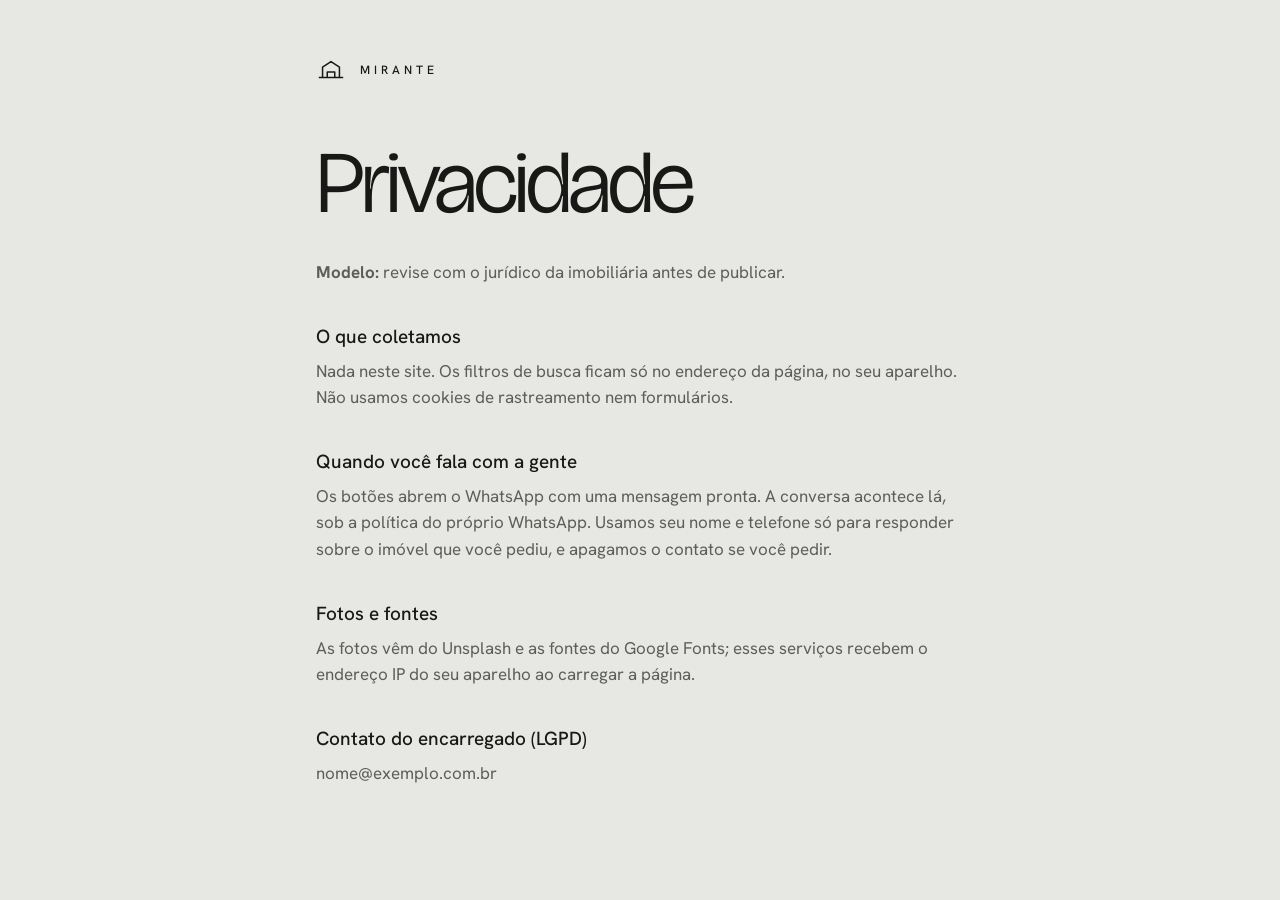
<file: privacidade.html>
<!doctype html>
<html lang="pt-BR">
<head>
  <meta charset="utf-8">
  <meta name="viewport" content="width=device-width, initial-scale=1, viewport-fit=cover">
  <title>Privacidade · Mirante Imóveis</title>
  <meta name="theme-color" content="#d9d8d3">
  <link rel="icon" href="icone.svg" type="image/svg+xml">
  <link rel="stylesheet" href="estilo.css">
  <style>
    .texto { max-width: 68ch; margin: 0 auto; padding: 48px 16px 96px; }
    .texto h1 { font: 300 clamp(44px, 7vw, 88px)/.98 var(--f-titulo); font-variation-settings: var(--titulo-var); letter-spacing: -0.045em; margin: 48px 0 32px; }
    .texto h2 { font: 500 19px/1.3 var(--f-texto); margin: 40px 0 8px; }
    .texto p { color: var(--muted); text-wrap: pretty; }
  </style>
</head>
<body>
  <main class="texto">
    <a class="marca" href="./"><svg viewBox="0 0 32 32" aria-hidden="true"><path d="M3 24h26M7 24V13l9-6 9 6v11M12 24v-6h8v6" fill="none" stroke="currentColor" stroke-width="1.6" stroke-linejoin="round"/></svg><span>Mirante</span></a>
    <h1>Privacidade</h1>
    <p><strong>Modelo:</strong> revise com o jurídico da imobiliária antes de publicar.</p>
    <h2>O que coletamos</h2>
    <p>Nada neste site. Os filtros de busca ficam só no endereço da página, no seu aparelho. Não usamos cookies de rastreamento nem formulários.</p>
    <h2>Quando você fala com a gente</h2>
    <p>Os botões abrem o WhatsApp com uma mensagem pronta. A conversa acontece lá, sob a política do próprio WhatsApp. Usamos seu nome e telefone só para responder sobre o imóvel que você pediu, e apagamos o contato se você pedir.</p>
    <h2>Fotos e fontes</h2>
    <p>As fotos vêm do Unsplash e as fontes do Google Fonts; esses serviços recebem o endereço IP do seu aparelho ao carregar a página.</p>
    <h2>Contato do encarregado (LGPD)</h2>
    <p>nome@exemplo.com.br</p>
  </main>
</body>
</html>
</file>
<file: estilo.css>
/* Mirante — template de imobiliária de alto padrão. Paleta Concreto: concreto aparente e cobre oxidado.
   Cor, fonte, raio e movimento só por variável. */

@font-face {
  font-family: 'Bricolage Grotesque';
  src: url('fontes/bricolage-grotesque.woff2') format('woff2');
  font-weight: 300 500; font-display: swap; /* recortada: largura 100, peso 300–500, opsz 24–96 */
}
@font-face {
  font-family: 'Hanken Grotesk';
  src: url('fontes/hanken-grotesk.woff2') format('woff2');
  font-weight: 100 900; font-display: swap;
}

:root {
  --bg: #e7e7e3;
  --surface: #f4f4f1;
  --surface-2: #ebebe7;
  --line: #cfcfc9;
  --text: #181917;
  --muted: #5c5e59;
  --accent: #8c4a2b;
  --accent-ink: #fbf7f3;
  --accent-soft: rgb(140 74 43 / .12);
  --escuro: #1d1d1b;
  --escuro-ink: #f4f3ef;

  /* sobre a foto */
  --sobre-foto: #f7f5f0;
  --sobre-foto-acento: #f6cfae;
  --vidro: rgb(244 244 241 / .78);
  --vidro-borda: rgb(255 255 255 / .55);
  --vidro-escuro: rgb(29 29 27 / .78);

  --f-titulo: 'Bricolage Grotesque', system-ui, sans-serif;
  --f-texto: 'Hanken Grotesk', system-ui, sans-serif;
  --titulo-var: 'opsz' 96, 'wdth' 100;

  --r-moldura: 32px;
  --r-painel: 24px;
  --r-foto: 16px;
  --r-pilula: 999px;

  --btn-h: 48px;
  --btn-px: 22px;
  --btn-fs: 15px;

  --sombra: 0 24px 48px -28px rgb(30 25 20 / .35), 0 2px 6px -2px rgb(30 25 20 / .12);
  --sombra-forte: 0 40px 80px -40px rgb(30 25 20 / .55), 0 4px 12px -4px rgb(30 25 20 / .18);
  --curva: cubic-bezier(.16, 1, .3, 1);
  --t-rapido: 160ms;
  --t-medio: 420ms;

  --gutter: clamp(16px, 4vw, 48px);
  color-scheme: light;
}

/* ---------- base ---------- */
*, *::before, *::after { box-sizing: border-box; }
[hidden] { display: none !important; }
html { -webkit-text-size-adjust: 100%; scroll-behavior: smooth; }
body {
  margin: 0; background: var(--bg); color: var(--text);
  font: 400 17px/1.55 var(--f-texto);
  -webkit-font-smoothing: antialiased; caret-color: var(--accent);
}
::selection { background: var(--accent); color: var(--accent-ink); }
:focus-visible { outline: 2px solid var(--accent); outline-offset: 3px; border-radius: 6px; }
img { display: block; max-width: 100%; }
a { color: inherit; }
h1, h2, h3, p, dl, dd, ul { margin: 0; }
ul { padding: 0; list-style: none; }
button { font: inherit; color: inherit; }
svg { display: block; }
.tab { font-variant-numeric: tabular-nums; }
.pular {
  position: absolute; left: 16px; top: 16px; z-index: 30; transform: translateY(-200%);
  background: var(--accent); color: var(--accent-ink); padding: 10px 16px; border-radius: var(--r-pilula);
  text-decoration: none; font-weight: 600; transition: transform var(--t-rapido) var(--curva);
}
.pular:focus { transform: none; }
.sobre { font-size: 12px; letter-spacing: .24em; text-transform: uppercase; }
.sobre-escuro { color: var(--muted); margin-bottom: 12px; }

/* ---------- botões: um tamanho só ---------- */
.btn {
  display: inline-flex; align-items: center; justify-content: center; gap: 12px;
  height: var(--btn-h); padding: 0 var(--btn-px);
  border-radius: var(--r-pilula); border: 1px solid transparent;
  font: 500 var(--btn-fs)/1 var(--f-texto); text-decoration: none; white-space: nowrap; cursor: pointer;
  transition: transform var(--t-rapido) var(--curva), box-shadow var(--t-rapido) var(--curva), background-color var(--t-rapido) var(--curva);
}
.btn:hover { transform: translateY(-2px); box-shadow: var(--sombra); }
.btn:active { transform: translateY(0) scale(.97); box-shadow: none; transition-duration: 60ms; }
.btn-escuro { background: var(--escuro); color: var(--escuro-ink); }
.btn-seta { padding-right: 5px; }
.seta {
  display: grid; place-items: center; width: 38px; height: 38px; border-radius: 50%;
  background: var(--escuro-ink); color: var(--escuro);
}
.seta svg { width: 18px; height: 18px; transition: transform var(--t-medio) var(--curva); }
.btn:hover .seta svg { transform: translateX(2px); }
.link {
  background: none; border: 0; padding: 0; color: var(--text); cursor: pointer;
  text-decoration: underline; text-underline-offset: 3px; text-decoration-color: var(--accent);
}
.redondo {
  display: grid; place-items: center; width: var(--btn-h); height: var(--btn-h); flex: none;
  border-radius: 50%; border: 1px solid var(--vidro-borda); cursor: pointer; text-decoration: none;
  background: rgb(255 255 255 / .2); color: var(--sobre-foto);
  backdrop-filter: blur(12px); -webkit-backdrop-filter: blur(12px);
  transition: transform var(--t-rapido) var(--curva), background-color var(--t-rapido) var(--curva);
}
.redondo svg { width: 20px; height: 20px; }
.redondo:hover { transform: translateY(-2px); }
.redondo:active { transform: scale(.94); }
.redondo-claro { background: var(--surface-2); color: var(--text); border-color: transparent; backdrop-filter: none; }
.redondo-escuro { background: var(--escuro); color: var(--escuro-ink); border-color: transparent; backdrop-filter: none; }

/* ---------- abertura (segue a referência à risca) ---------- */
.abertura {
  position: relative; isolation: isolate; overflow: hidden;
  padding: 0;
}

.moldura {
  position: relative; isolation: isolate; overflow: hidden;
  height: 100svh; min-height: 640px;
  border-radius: 0;
  background: #e9e5dd; color: var(--text);
  display: grid; grid-template-columns: minmax(0, 1fr); grid-template-rows: auto 1fr;
  padding: 20px clamp(20px, 2.4vw, 40px) 0;
}
.vista-img, .vista-gl {
  position: absolute; inset: 0; width: 100%; height: 100%; z-index: -2; object-fit: cover;
  transition: opacity 700ms var(--curva);
}
.vista-img.sai { opacity: 0; }
.vista-gl { opacity: 0; }
.gl .vista-gl { opacity: 1; }
/* lavagem creme: o texto escuro lê bem no alto e à esquerda, a paisagem respira à direita */
.veu {
  position: absolute; inset: 0; z-index: -1; pointer-events: none;
  background:
    linear-gradient(90deg, rgb(238 233 224 / .94) 0%, rgb(238 233 224 / .8) 26%, rgb(238 233 224 / .3) 46%, rgb(238 233 224 / 0) 62%),
    linear-gradient(180deg, rgb(238 233 224 / .7) 0%, rgb(238 233 224 / 0) 30%, rgb(238 233 224 / 0) 62%, rgb(238 233 224 / .55) 100%);
}

/* topo: o centro é o centro */
.topo { display: grid; grid-template-columns: 1fr auto 1fr; align-items: center; gap: 16px; position: relative; z-index: 2; }
.marca {
  display: inline-flex; align-items: center; gap: 14px; justify-self: start; min-height: 44px;
  text-decoration: none; font: 500 12px/1 var(--f-texto); letter-spacing: .34em; text-transform: uppercase;
}
.marca svg { width: 30px; height: 30px; }
.nav {
  display: flex; gap: 4px; padding: 6px; border-radius: var(--r-pilula);
  background: rgb(246 243 238 / .72); border: 1px solid rgb(255 255 255 / .6);
  backdrop-filter: blur(16px); -webkit-backdrop-filter: blur(16px);
}
.nav a {
  display: grid; place-items: center; min-height: 40px; padding: 0 22px;
  border-radius: var(--r-pilula); text-decoration: none; font-size: 14px; color: var(--text);
  transition: background-color var(--t-rapido) var(--curva);
}
.nav a:hover { background: rgb(29 29 27 / .06); }
.nav a[aria-current="page"] { background: var(--escuro); color: var(--escuro-ink); }
.topo-dir { justify-self: end; display: flex; align-items: center; gap: 14px; }
.topo-dir .redondo { background: rgb(246 243 238 / .72); border-color: rgb(255 255 255 / .6); color: var(--text); }

/* trilho: uma pílula alta só */
.trilho {
  position: absolute; z-index: 2; left: clamp(16px, 1.8vw, 32px); top: 50%; transform: translateY(-46%);
  width: 72px; padding: 10px 0 12px;
  display: flex; flex-direction: column; align-items: center; gap: 4px;
  border-radius: 40px;
  background: rgb(246 243 238 / .8); border: 1px solid rgb(255 255 255 / .7);
  backdrop-filter: blur(18px); -webkit-backdrop-filter: blur(18px);
  box-shadow: var(--sombra);
}
.trilho-ico {
  display: grid; place-items: center; width: 48px; height: 48px; border-radius: 50%; color: var(--text);
  transition: background-color var(--t-rapido) var(--curva), transform var(--t-rapido) var(--curva);
}
.trilho-ico svg { width: 19px; height: 19px; }
.trilho-ico:hover { background: rgb(29 29 27 / .06); }
.trilho-ico:active { transform: scale(.94); }
.trilho-ico[aria-current="page"] { width: 52px; height: 52px; background: var(--escuro); color: var(--escuro-ink); margin-bottom: 4px; }
.trilho-prox {
  width: 52px; height: 52px; margin-top: 14px; padding: 0; border-radius: 50%; overflow: hidden; cursor: pointer;
  border: 2px solid #fff; box-shadow: var(--sombra);
  transition: transform var(--t-rapido) var(--curva);
}
.trilho-prox img { width: 100%; height: 100%; object-fit: cover; }
.trilho-prox:hover { transform: scale(1.06); }
.trilho-prox:active { transform: scale(.94); }
.play i {
  display: grid; place-items: center; width: 36px; height: 36px; border-radius: 50%; border: 1.5px solid currentColor;
  transition: transform var(--t-rapido) var(--curva);
}
.play:hover i { transform: scale(1.06); }
.play:active i { transform: scale(.94); }
.play svg { width: 18px; height: 18px; }
.ico-pausa { display: none; }
[aria-pressed="true"] .ico-play { display: none; }
[aria-pressed="true"] .ico-pausa { display: block; }

/* tese */
.tese { align-self: start; padding: clamp(20px, 4vh, 52px) 0 0 clamp(24px, 9.6vw, 140px); max-width: 860px; }
.vistas { display: flex; flex-wrap: wrap; align-items: center; gap: 0 14px; margin: 0 0 6px -4px; }
.vistas span { color: var(--muted); font-size: 12px; }
.vistas button {
  min-height: 40px; padding: 0 4px; border: 0; background: none; cursor: pointer; position: relative;
  font: 500 12px/1 var(--f-texto); letter-spacing: .3em; text-transform: uppercase;
  color: var(--muted); transition: color var(--t-rapido) var(--curva);
}
.vistas button::after {
  content: ''; position: absolute; left: 4px; right: calc(4px + .3em); bottom: 8px; height: 1px;
  background: currentColor; transform: scaleX(0); transform-origin: left; transition: transform var(--t-medio) var(--curva);
}
.vistas button:hover { color: var(--text); }
.vistas button[aria-checked="true"] { color: var(--text); }
.vistas button[aria-checked="true"]::after { transform: none; }
.titulo {
  font: 300 clamp(52px, 6vw, 100px)/1.02 var(--f-titulo);
  font-variation-settings: 'opsz' 96, 'wdth' 100;
  letter-spacing: -0.035em; color: var(--text);
}
.titulo em { font-style: normal; color: var(--accent); }
.apoio { margin-top: 14px; font-size: 15px; line-height: 1.5; color: #3b3a36; }
.acoes { display: flex; flex-wrap: wrap; align-items: center; gap: 12px 22px; margin-top: 24px; }
.seta-solta { width: 18px; height: 18px; transition: transform var(--t-medio) var(--curva); }
.btn:hover .seta-solta { transform: translateX(3px); }
.play {
  display: inline-flex; align-items: center; gap: 12px; min-height: var(--btn-h);
  background: none; border: 0; padding: 0; cursor: pointer; color: var(--text); font-size: 15px;
}
.play i { width: 44px; height: 44px; }
/* entrada: a foto assenta, o título sobe por trás de uma máscara, o resto chega em seguida (tudo em menos de 1,2 s) */
.titulo .linha { display: block; overflow: hidden; padding-bottom: .1em; margin-bottom: -.1em; }
.titulo .linha > span { display: inline-block; }
.js .titulo .linha > span { animation: revela 900ms var(--curva) both; }
.js .titulo .linha + .linha > span { animation-delay: 90ms; }
.js .vistas { animation: aparece 700ms var(--curva) both; }
.js .apoio { animation: sobe 800ms 220ms var(--curva) both; }
.js .acoes { animation: sobe 800ms 300ms var(--curva) both; }
.js .topo { animation: desce 800ms var(--curva) both; }
.js .trilho { animation: aparece 800ms 380ms var(--curva) both; }
.js .ficha { animation: aparece 800ms 380ms var(--curva) both; }
.js .vista-img, .js .vista-gl { animation: assenta 1600ms var(--curva) both; }
/* texto que rola ao trocar de vista ou de casa */
.rola { display: inline-grid; overflow: hidden; vertical-align: bottom; padding-bottom: .12em; margin-bottom: -.12em; }
.rola > span { grid-area: 1 / 1; white-space: nowrap; }
.rola-sai { animation: rola-sai 600ms var(--curva) both; }
.rola-entra { animation: rola-entra 600ms 60ms var(--curva) both; }
@keyframes rola-sai { to { transform: translateY(-110%); opacity: 0; } }
@keyframes rola-entra { from { transform: translateY(110%); opacity: 0; } to { transform: none; opacity: 1; } }
@keyframes revela { from { transform: translateY(108%); } to { transform: none; } }
@keyframes aparece { from { opacity: 0; } to { opacity: 1; } }
@keyframes desce { from { opacity: 0; transform: translateY(-10px); } to { opacity: 1; transform: none; } }
@keyframes assenta { from { transform: scale(1.08); } to { transform: none; } }

/* ficha: canto superior direito, com um traço */
.ficha {
  position: absolute; right: clamp(20px, 2.4vw, 40px);
  top: calc(78px + clamp(20px, 4vh, 52px));
  padding: 2px 0 2px 14px; border-left: 1px solid rgb(29 29 27 / .4);
  font-size: 12px; line-height: 1.7; letter-spacing: .14em; text-transform: uppercase; color: var(--text);
  font-variant-numeric: tabular-nums;
  text-shadow: 0 0 14px rgb(238 233 224 / .9);
}

@keyframes sobe { from { opacity: 0; transform: translateY(24px); } to { opacity: 1; transform: none; } }

/* ---------- os três cartões, dentro da moldura ---------- */
.paineis {
  position: absolute; z-index: 2; left: clamp(24px, 9.8vw, 108px); right: clamp(16px, 1.8vw, 32px); bottom: clamp(16px, 2.4vh, 32px);
  display: grid; grid-template-columns: 1.3fr 1fr .5fr; gap: 18px; align-items: end;
}
.painel {
  border-radius: 28px; padding: 12px;
  background: rgb(246 243 238 / .8); border: 1px solid rgb(255 255 255 / .7);
  backdrop-filter: blur(20px) saturate(1.1); -webkit-backdrop-filter: blur(20px) saturate(1.1);
  box-shadow: 0 30px 60px -30px rgb(40 32 24 / .45);
}
.js .painel { animation: sobe 700ms 380ms var(--curva) both; }
.js .painel:nth-child(2) { animation-delay: 450ms; }
.js .painel:nth-child(3) { animation-delay: 520ms; }

.destaque { display: grid; grid-template-columns: 40% minmax(0, 1fr); gap: 18px; }
.destaque-foto {
  position: relative; border-radius: 20px; overflow: hidden; background: #ece8e1;
  padding: 30px 0 0; min-height: 150px; display: grid;
}
.destaque-foto .sobre { position: absolute; left: 16px; top: 11px; font-size: 11px; letter-spacing: .2em; color: var(--text); }
.destaque-foto img { width: 100%; height: 100%; min-height: 118px; object-fit: cover; border-radius: 0 0 20px 20px; transition: opacity 400ms var(--curva), transform 900ms var(--curva); }
.destaque-foto img.sai { opacity: 0; transform: scale(1.04); }
.corretores { position: absolute; left: 10px; bottom: 10px; display: flex; }
.corretores span, .corretores a {
  display: grid; place-items: center; width: 34px; height: 34px; border-radius: 50%;
  border: 2px solid #f6f3ee; margin-right: -8px;
  font: 600 11px/1 var(--f-texto); letter-spacing: .02em; text-decoration: none;
}
.corretores span:nth-child(1) { background: #b9a48c; color: #2a241d; }
.corretores span:nth-child(2) { background: #8f9a8c; color: #1f251e; }
.corretores a { background: rgb(246 243 238 / .85); color: var(--text); font-size: 18px; font-weight: 400; margin-right: 0; }
.destaque-texto { display: grid; align-content: start; gap: 4px; padding: 10px 4px 0 0; min-width: 0; }
.destaque-cabeca > h2 { min-width: 0; }
.destaque-cabeca { display: flex; justify-content: space-between; align-items: baseline; gap: 12px; margin-bottom: 4px; }

.destaque h2 { white-space: nowrap; overflow: hidden; text-overflow: ellipsis; font: 400 21px/1.1 var(--f-titulo); font-variation-settings: 'opsz' 40, 'wdth' 100; letter-spacing: -0.02em; }
.contador { font-size: 12px; color: var(--muted); white-space: nowrap; letter-spacing: .06em; }
.destaque p { font-size: 13px; color: var(--muted); line-height: 1.45; }
.destaque .destaque-preco { font: 500 15px/1.2 var(--f-texto); color: var(--text); white-space: nowrap; }
.destaque-preco small { font-size: 12px; font-weight: 400; color: var(--muted); }
.mais {
  justify-self: start; white-space: nowrap; font-size: 13px; font-weight: 500; text-decoration: none;
  display: inline-flex; gap: 6px; align-items: center; min-height: 32px;
  transition: gap var(--t-medio) var(--curva);
}
.mais:hover { gap: 10px; }
.destaque-pe { display: flex; justify-content: space-between; align-items: center; gap: 12px; margin-top: 6px; }
.tracos { display: flex; gap: 6px; }
.tracos i { width: 14px; height: 2px; border-radius: 2px; background: rgb(29 29 27 / .18); transition: background-color var(--t-medio) var(--curva), width var(--t-medio) var(--curva); }
.tracos i.on { background: var(--text); width: 20px; }
.setas { display: flex; gap: 8px; }
.redondo-claro { background: #e4e0d9; }

.numeros {
  display: grid; grid-template-columns: repeat(3, 1fr); align-items: start; padding: 24px 8px 22px;
  margin-bottom: 0; min-height: 128px;
}
.numeros > div { display: grid; justify-items: start; gap: 4px; padding: 0 22px; }
.numeros > div + div { border-left: 1px solid rgb(29 29 27 / .14); }
.numeros svg { width: 26px; height: 26px; color: var(--text); margin-bottom: 12px; }
.numeros b { font: 400 24px/1 var(--f-titulo); font-variation-settings: 'opsz' 40, 'wdth' 100; letter-spacing: -0.02em; }
.numeros span { font-size: 12px; color: #3b3a36; line-height: 1.3; }

.chamada {
  background: rgb(34 33 30 / .86); border-color: rgb(255 255 255 / .08); color: var(--escuro-ink);
  padding: 16px 20px 20px; display: grid; gap: 10px; min-height: 180px; align-content: start;
}
.chamada-topo { display: flex; justify-content: space-between; align-items: center; margin-bottom: 14px; }
.chamada-topo img { width: 52px; height: 52px; border-radius: 50%; object-fit: cover; border: 2px solid rgb(255 255 255 / .25); }
.chamada .redondo { width: 40px; height: 40px; background: #fff; color: var(--escuro); }
.chamada h2 { font: 400 18px/1.15 var(--f-titulo); font-variation-settings: 'opsz' 40, 'wdth' 100; letter-spacing: -0.01em; }
.chamada p { font-size: 12px; line-height: 1.45; color: rgb(244 243 239 / .72); }
.barra { display: block; height: 2px; margin-top: 8px; border-radius: 2px; background: rgb(255 255 255 / .18); overflow: hidden; }
.barra i { display: block; height: 100%; width: 25%; background: #fff; transition: width 600ms var(--curva); }

/* ---------- casas ---------- */
/* ---------- rolagem: a abertura fica presa e encolhe até virar a moldura da referência; a folha sobe por cima ---------- */
.folha { position: relative; z-index: 1; background: var(--bg); }
@media (min-width: 961px) and (min-height: 640px) {
  .movimento .abertura { position: sticky; top: 0; z-index: 0; }
  .movimento .moldura {
    transform: translateY(calc(var(--p, 0) * 3%)) scale(calc(1 - var(--p, 0) * .1));
    border-radius: calc(var(--p, 0) * 28px);
    box-shadow: 0 40px 90px -40px rgb(40 32 24 / calc(var(--p, 0) * .55));
    will-change: transform;
  }
  .movimento .moldura .tese, .movimento .moldura .paineis, .movimento .moldura .ficha, .movimento .moldura .trilho { opacity: calc(1 - var(--p, 0) * .9); }
  .movimento .folha {
    border-radius: 32px 32px 0 0;
    box-shadow: 0 -30px 60px -30px rgb(40 32 24 / .25);
  }
}
.casas { padding: clamp(72px, 10vw, 136px) var(--gutter) clamp(64px, 10vw, 120px); max-width: 1440px; margin: 0 auto; outline: none; }
.casas-cabeca { display: flex; flex-wrap: wrap; align-items: flex-end; justify-content: space-between; gap: 24px 32px; margin-bottom: clamp(32px, 5vw, 56px); }
.casas-cabeca h2 {
  font: 400 clamp(36px, 5vw, 72px)/1 var(--f-titulo);
  font-variation-settings: var(--titulo-var); letter-spacing: -0.045em; text-wrap: balance; max-width: 18ch;
}
.filtros {
  display: grid; grid-template-columns: repeat(2, minmax(0, 190px)); gap: 6px;
  padding: 6px; border-radius: 20px; background: var(--surface); box-shadow: var(--sombra);
}
.campo {
  position: relative; display: grid; gap: 2px; align-content: center; min-width: 0;
  padding: 8px 36px 8px 16px; border-radius: 14px; cursor: pointer;
  transition: background-color var(--t-rapido) var(--curva);
}
.campo:hover { background: var(--surface-2); }
.campo:focus-within { outline: 2px solid var(--accent); }
.campo::after {
  content: ''; position: absolute; right: 16px; top: 50%; width: 7px; height: 7px; margin-top: -5px;
  border-right: 1.5px solid var(--muted); border-bottom: 1.5px solid var(--muted); transform: rotate(45deg); pointer-events: none;
}
.rotulo { font-size: 12px; letter-spacing: .14em; text-transform: uppercase; color: var(--muted); }
.campo select {
  appearance: none; -webkit-appearance: none; border: 0; background: transparent; color: var(--text);
  font: 500 16px/1.3 var(--f-texto); padding: 4px 0; margin: 0; cursor: pointer; width: 100%; min-height: 40px;
}
.campo select:focus-visible { outline: none; }

.grade { display: grid; grid-template-columns: repeat(12, 1fr); gap: clamp(16px, 2vw, 28px); }
.casa { grid-column: span 4; }
.casa:first-child { grid-column: span 8; grid-row: span 2; }
.casa:first-child .casa-foto { aspect-ratio: auto; height: calc(100% - 92px); min-height: 360px; }
.casa a { display: block; text-decoration: none; height: 100%; }
.casa-foto { position: relative; overflow: hidden; border-radius: var(--r-foto); aspect-ratio: 4 / 3; background: var(--surface-2); }
.casa-foto img { width: 100%; height: 100%; object-fit: cover; transition: transform 900ms var(--curva); }
.casa a:hover .casa-foto img { transform: scale(1.04); }
.casa-codigo {
  position: absolute; left: 12px; top: 12px; padding: 6px 10px; border-radius: var(--r-pilula);
  background: rgb(244 244 241 / .86); color: var(--text); font-size: 12px; letter-spacing: .08em;
}
.casa-texto { display: grid; grid-template-columns: 1fr auto; gap: 4px 16px; padding: 16px 4px 0; }
.casa-nome { font: 500 19px/1.25 var(--f-texto); }
.casa-preco { font: 500 17px/1.25 var(--f-texto); font-variant-numeric: tabular-nums; text-align: right; }
.casa-onde, .casa-ficha { font-size: 14px; color: var(--muted); }
.casa-ficha { text-align: right; font-variant-numeric: tabular-nums; }
.casa-acao {
  grid-column: 1 / -1; margin-top: 10px; font-size: 14px; display: inline-flex; align-items: center; gap: 8px; opacity: .78;
  transition: opacity var(--t-rapido) var(--curva), gap var(--t-medio) var(--curva);
}
.casa-acao::after { content: '→'; color: var(--accent); }
.casa a:hover .casa-acao { opacity: 1; gap: 12px; }
.grade.troca .casa { animation: entra 700ms var(--curva) both; }
.grade.troca .casa:nth-child(2) { animation-delay: 60ms; }
.grade.troca .casa:nth-child(3) { animation-delay: 120ms; }
.grade.troca .casa:nth-child(4) { animation-delay: 180ms; }
@keyframes entra { from { opacity: 0; transform: translateY(16px); } to { opacity: 1; transform: none; } }

.vazio { padding: 48px 0; color: var(--muted); max-width: 46ch; }
.vazio-titulo { font: 400 32px/1.1 var(--f-titulo); font-variation-settings: var(--titulo-var); letter-spacing: -0.03em; color: var(--text); margin-bottom: 8px; }
.nota-exemplo { margin-top: 40px; font-size: 13px; color: var(--muted); }
.nota-exemplo::before { content: ''; display: inline-block; width: 18px; height: 1px; background: currentColor; vertical-align: middle; margin-right: 10px; }

/* ---------- rodapé ---------- */
.rodape { margin: 0 12px 12px; padding: clamp(56px, 8vw, 96px) var(--gutter) 28px; border-radius: var(--r-moldura); background: var(--escuro); color: var(--escuro-ink); }
.rodape-linha { display: flex; flex-wrap: wrap; align-items: flex-end; justify-content: space-between; gap: 32px; padding-bottom: 40px; border-bottom: 1px solid rgb(255 255 255 / .14); }
.rodape-frase { font: 300 clamp(36px, 5vw, 72px)/1 var(--f-titulo); font-variation-settings: var(--titulo-var); letter-spacing: -0.045em; max-width: 14ch; text-wrap: balance; }
.rodape .btn-escuro { background: var(--escuro-ink); color: var(--escuro); }
.rodape .btn-escuro .seta { background: var(--escuro); color: var(--escuro-ink); }
.dados { display: grid; grid-template-columns: repeat(3, minmax(0, 1fr)); gap: 24px; padding: 32px 0; }
.dados dt { font-size: 12px; letter-spacing: .14em; text-transform: uppercase; color: rgb(244 243 239 / .6); margin-bottom: 6px; }
.rodape-pe { display: flex; flex-wrap: wrap; align-items: center; justify-content: space-between; gap: 12px; font-size: 13px; color: rgb(244 243 239 / .66); }
.rodape-pe a { color: inherit; display: inline-flex; align-items: center; min-height: 44px; }
.rodape-pe .marca { color: var(--escuro-ink); }

/* ---------- telas menores ---------- */
@media (max-width: 1240px) {
  .ficha { display: none; }
  .nav a { padding: 0 16px; }
  .paineis { grid-template-columns: 1.35fr 1fr .62fr; gap: 14px; }
  .numeros > div { padding: 0 14px; }
}
@media (max-width: 1080px) {
  .topo-cta span { display: none; }
  .topo-cta { padding: 0 5px; }
  .nav a[href="#sobre"] { display: none; }
}
@media (max-width: 960px) {
  .casa, .casa:first-child { grid-column: span 6; grid-row: auto; }
  .casa:first-child { grid-column: 1 / -1; }
  .casa:first-child .casa-foto { height: auto; aspect-ratio: 16 / 10; min-height: 0; }
}
/* abaixo de 960: a moldura cresce e os cartões descem para baixo do texto */
@media (max-width: 960px) {
  .moldura { height: auto; min-height: 100svh; padding: 14px 16px 16px; }
  .trilho { display: none; }
  .tese { padding-left: 4px; }
  .paineis { position: static; margin-top: 48px; grid-template-columns: 1fr 1fr; align-self: end; }
  .destaque { grid-column: 1 / -1; }
  .veu {
    background:
      linear-gradient(180deg, rgb(238 233 224 / .92) 0%, rgb(238 233 224 / .72) 40%, rgb(238 233 224 / .2) 64%, rgb(238 233 224 / .5) 100%);
  }
}
@media (max-width: 760px) {
  .moldura { grid-template-rows: auto auto 1fr; }
  .topo { grid-template-columns: 1fr auto; }
  .nav { display: none; }
  .marca span { letter-spacing: .24em; }
  .tese { padding-top: 7vh; }
  .titulo { font-size: clamp(54px, 16vw, 84px); }
  .apoio br { display: none; }
  .vistas { gap: 0 6px; }
  .vistas button { letter-spacing: .18em; }
  .vistas button::after { right: calc(4px + .18em); }
  .paineis { grid-template-columns: 1fr; gap: 10px; margin-top: 40px; }
  .destaque { grid-template-columns: 120px 1fr; gap: 14px; }
  .destaque-foto { padding-top: 0; min-height: 0; }
  .destaque-foto img { border-radius: 20px; }
  .destaque-foto .sobre { display: none; }
  .tracos, .destaque-preco small { display: none; }
  .topo-cta { width: var(--btn-h); padding: 0; }
  .topo-cta .seta { background: transparent; color: var(--escuro-ink); }
  .corretores span, .corretores a { width: 28px; height: 28px; }
  .numeros { padding: 22px 4px; min-height: 0; }
  .numeros > div { padding: 0 12px; }
  .chamada { min-height: 0; }
  .grade { grid-template-columns: 1fr; }
  .casa, .casa:first-child { grid-column: 1 / -1; }
  .filtros { width: 100%; grid-template-columns: 1fr 1fr; }
  .dados { grid-template-columns: 1fr; }
  .rodape { margin: 0 8px 8px; }
}

/* sem a classe .movimento (o sistema pediu menos movimento), tudo aparece já no lugar */
html:not(.movimento), html:not(.movimento) *, html:not(.movimento) *::before, html:not(.movimento) *::after {
  animation-duration: 1ms !important; animation-delay: 0ms !important; transition-duration: 1ms !important; scroll-behavior: auto !important;
}
</file>
